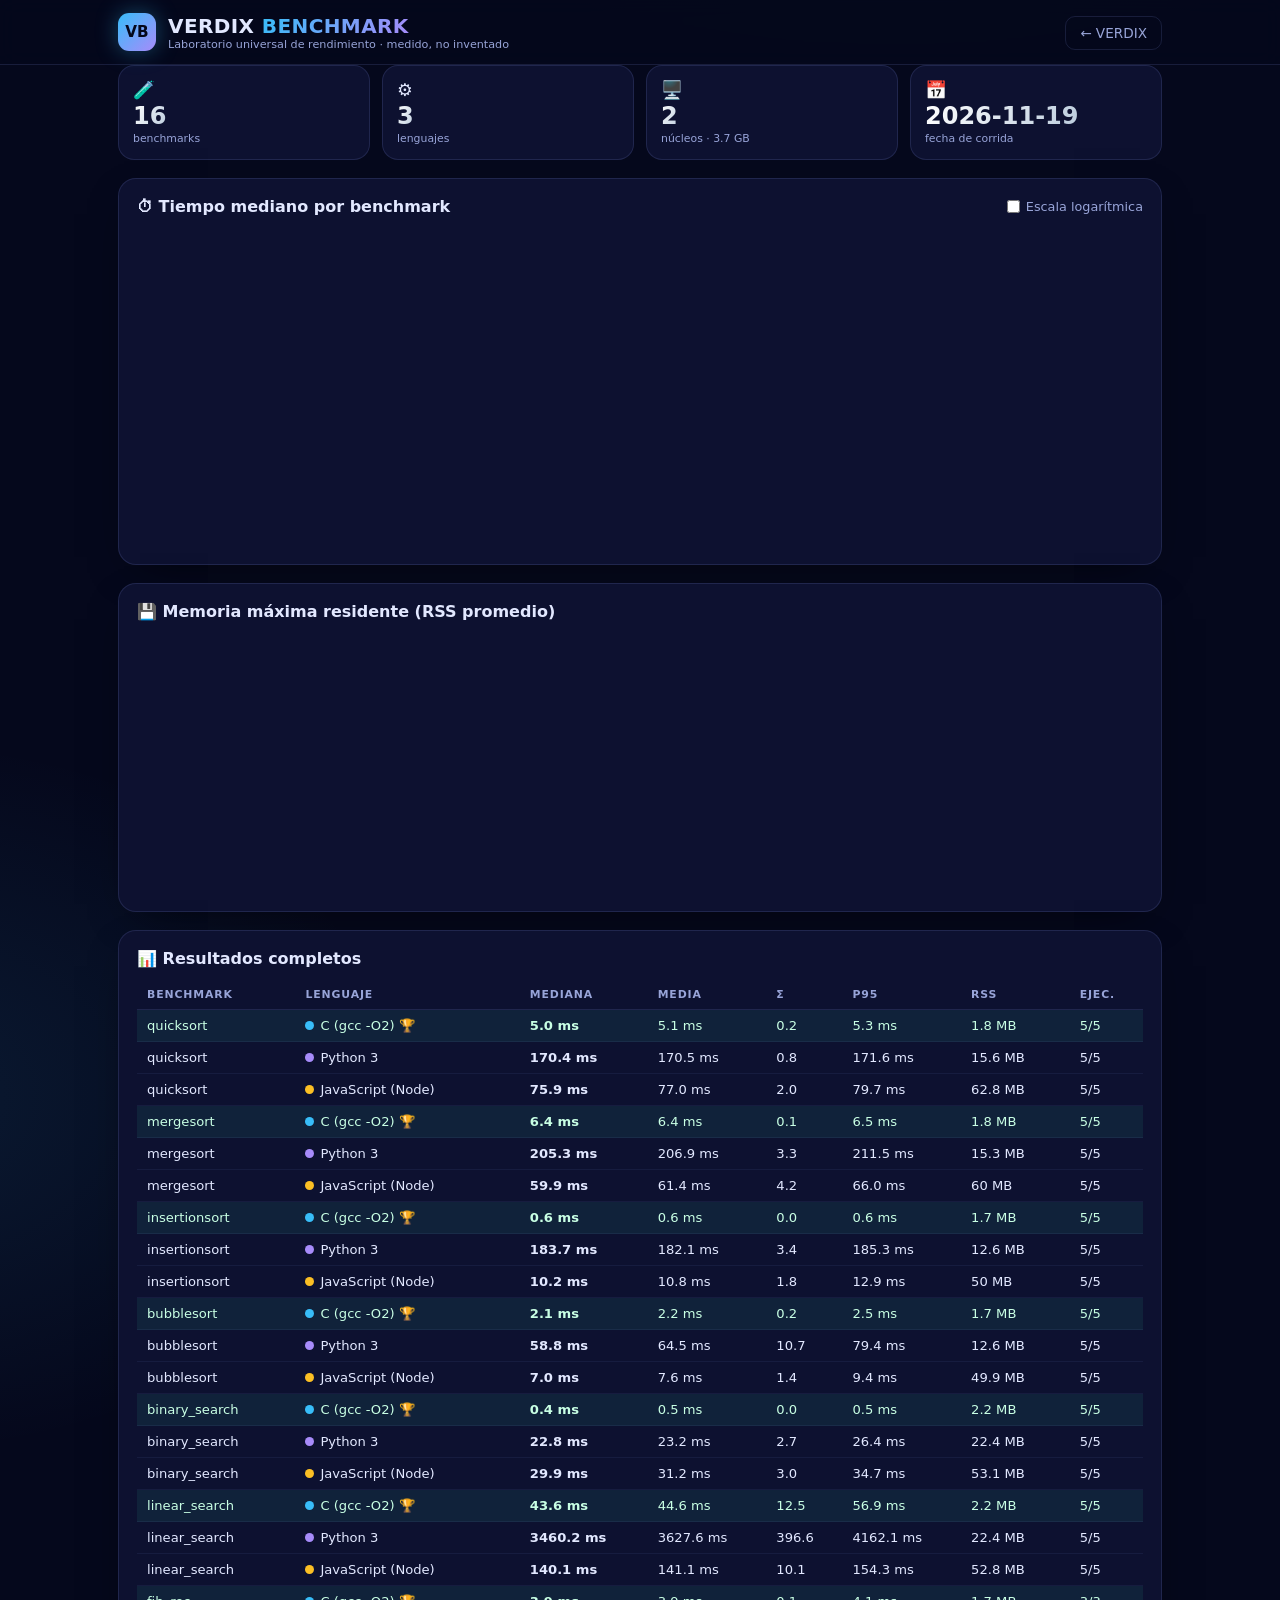
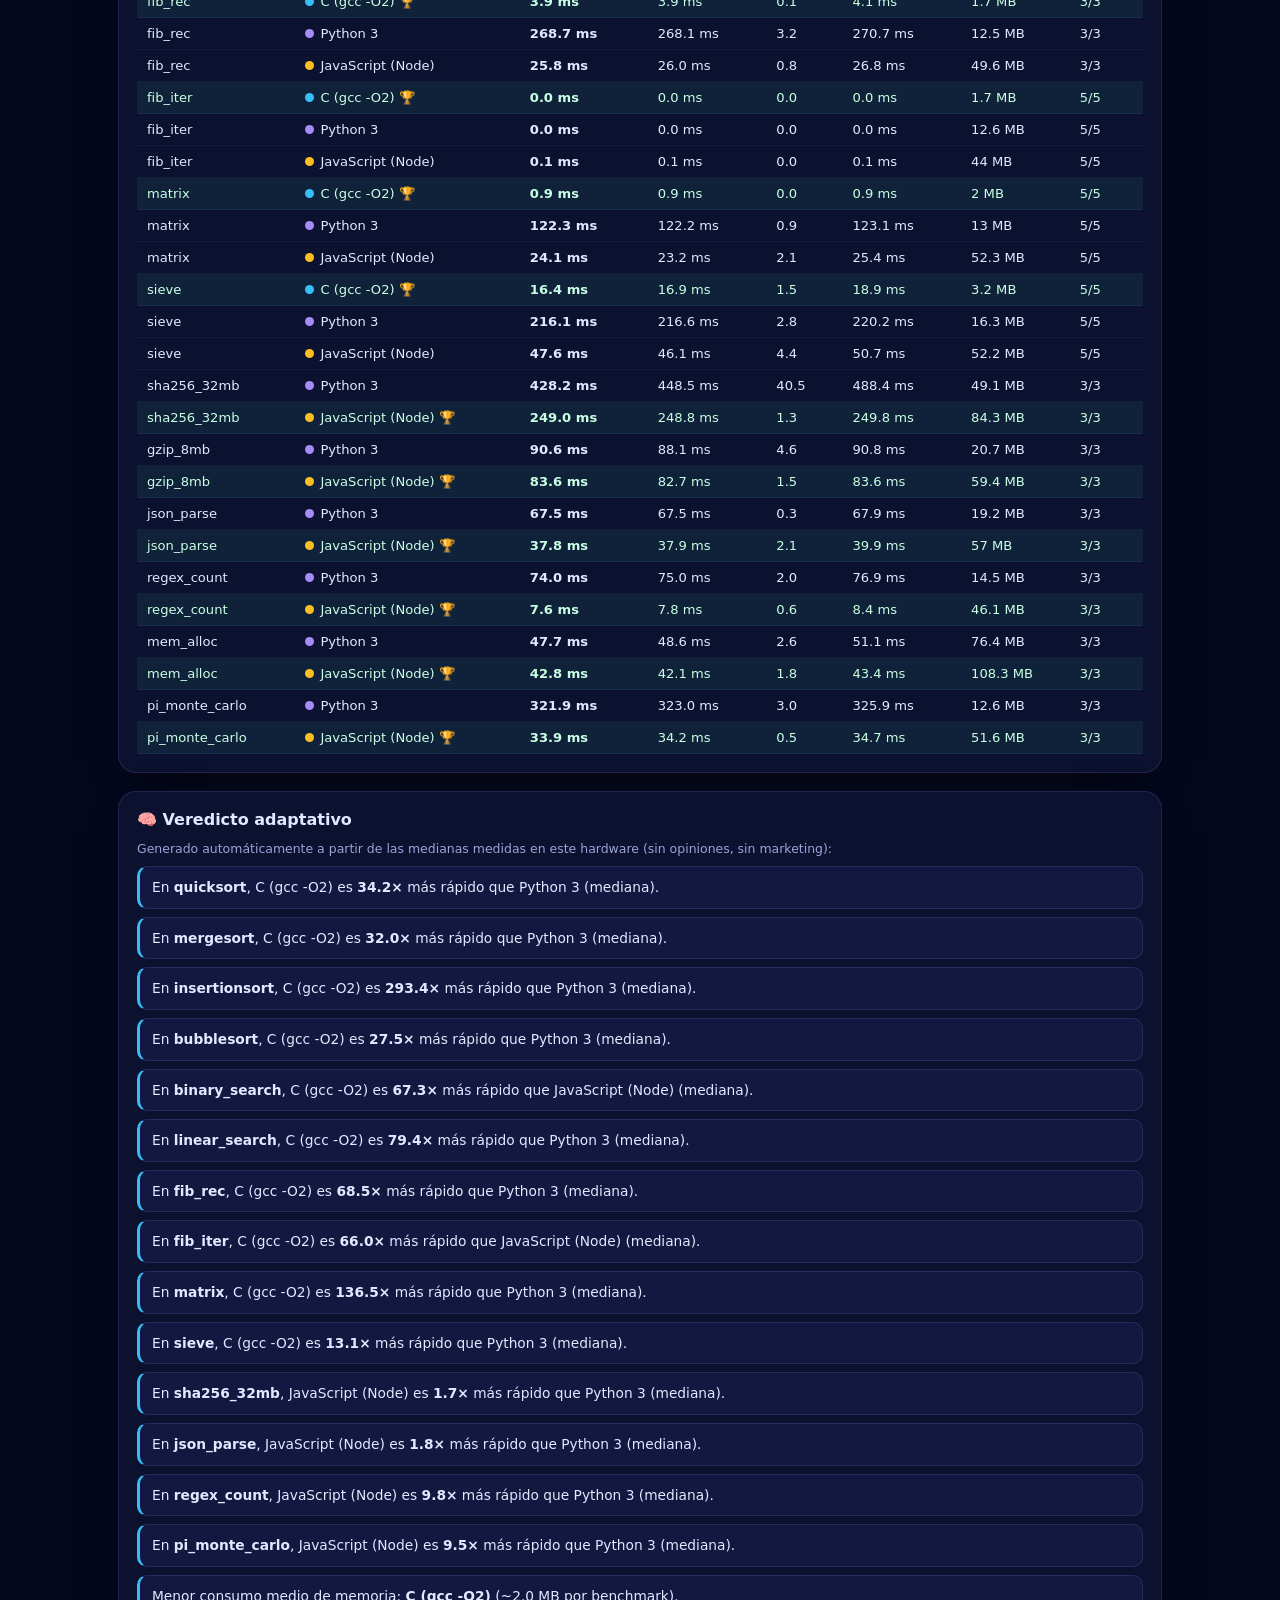
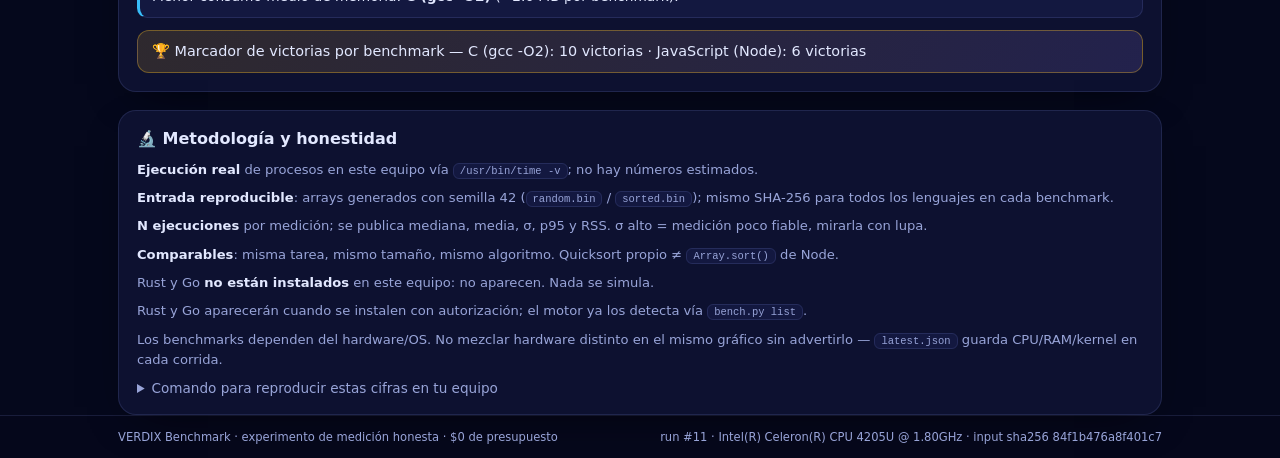
<file: web/benchmark/index.html>
<!DOCTYPE html>
<html lang="es">
<head>
<meta charset="UTF-8">
<meta name="viewport" content="width=device-width, initial-scale=1, maximum-scale=1">
<meta name="theme-color" content="#05081c">
<title>VERDIX Benchmark · Laboratorio Universal de Rendimiento</title>
<meta name="description" content="Benchmarks reales medidos en hardware local: C, Python y JavaScript comparados con mediana, desviación y memoria máxima residente.">
<link rel="icon" href="../icon-192.png" onerror="this.style.display='none'">
<link rel="stylesheet" href="style.css">
</head>
<body>

<header>
  <div class="wrap head-row">
    <div class="brand">
      <div class="logo">VB</div>
      <div>
        <h1>VERDIX <span class="grad">BENCHMARK</span></h1>
        <p class="tag">Laboratorio universal de rendimiento · medido, no inventado</p>
      </div>
    </div>
    <nav>
      <a href="../index.html" class="ghost">← VERDIX</a>
    </nav>
  </div>
</header>

<main class="wrap">

  <section class="kpis" id="kpis"></section>

  <section class="panel">
    <div class="panel-head">
      <h2>⏱ Tiempo mediano por benchmark</h2>
      <label class="switch"><input type="checkbox" id="logScale"> Escala logarítmica</label>
    </div>
    <div class="chart-box"><canvas id="timeChart"></canvas></div>
  </section>

  <section class="panel">
    <h2>💾 Memoria máxima residente (RSS promedio)</h2>
    <div class="chart-box small"><canvas id="memChart"></canvas></div>
  </section>

  <section class="panel">
    <h2>📊 Resultados completos</h2>
    <div class="table-scroll"><table id="resTable">
      <thead><tr><th>Benchmark</th><th>Lenguaje</th><th>Mediana</th><th>Media</th><th>σ</th><th>P95</th><th>RSS</th><th>Ejec.</th></tr></thead>
      <tbody></tbody>
    </table></div>
  </section>

  <section class="panel verdict">
    <h2>🧠 Veredicto adaptativo</h2>
    <p class="note">Generado automáticamente a partir de las medianas medidas en este hardware (sin opiniones, sin marketing):</p>
    <ul id="verdictList"></ul>
    <div id="winnerLine"></div>
  </section>

  <section class="panel method">
    <h2>🔬 Metodología y honestidad</h2>
    <ul>
      <li><b>Ejecución real</b> de procesos en este equipo vía <code>/usr/bin/time -v</code>; no hay números estimados.</li>
      <li><b>Entrada reproducible</b>: arrays generados con semilla 42 (<code>random.bin</code> / <code>sorted.bin</code>); mismo SHA-256 para todos los lenguajes en cada benchmark.</li>
      <li><b>N ejecuciones</b> por medición; se publica mediana, media, σ, p95 y RSS. σ alto = medición poco fiable, mirarla con lupa.</li>
      <li><b>Comparables</b>: misma tarea, mismo tamaño, mismo algoritmo. Quicksort propio ≠ <code>Array.sort()</code> de Node.</li>
      <li>Rust y Go <b>no están instalados</b> en este equipo: no aparecen. Nada se simula.</li>
      <li>Rust y Go aparecerán cuando se instalen con autorización; el motor ya los detecta vía <code>bench.py list</code>.</li>
      <li>Los benchmarks dependen del hardware/OS. No mezclar hardware distinto en el mismo gráfico sin advertirlo — <code>latest.json</code> guarda CPU/RAM/kernel en cada corrida.</li>
    </ul>
    <details>
      <summary>Comando para reproducir estas cifras en tu equipo</summary>
      <pre>git clone &lt;repo-verdix-ecosystem&gt;
cd verdix-benchmark
python3 bench.py list
python3 bench.py hardware
python3 bench.py run        # ~80 s en un Celeron 4205U
python3 bench.py report</pre>
    </details>
  </section>

</main>

<footer>
  <div class="wrap foot-row">
    <span>VERDIX Benchmark · experimento de medición honesta · $0 de presupuesto</span>
    <span id="runId"></span>
  </div>
</footer>

<script src="chart.umd.min.js"></script>
<script src="results-data.js"></script>
<script src="bench.js"></script>
</body>
</html>
</file>
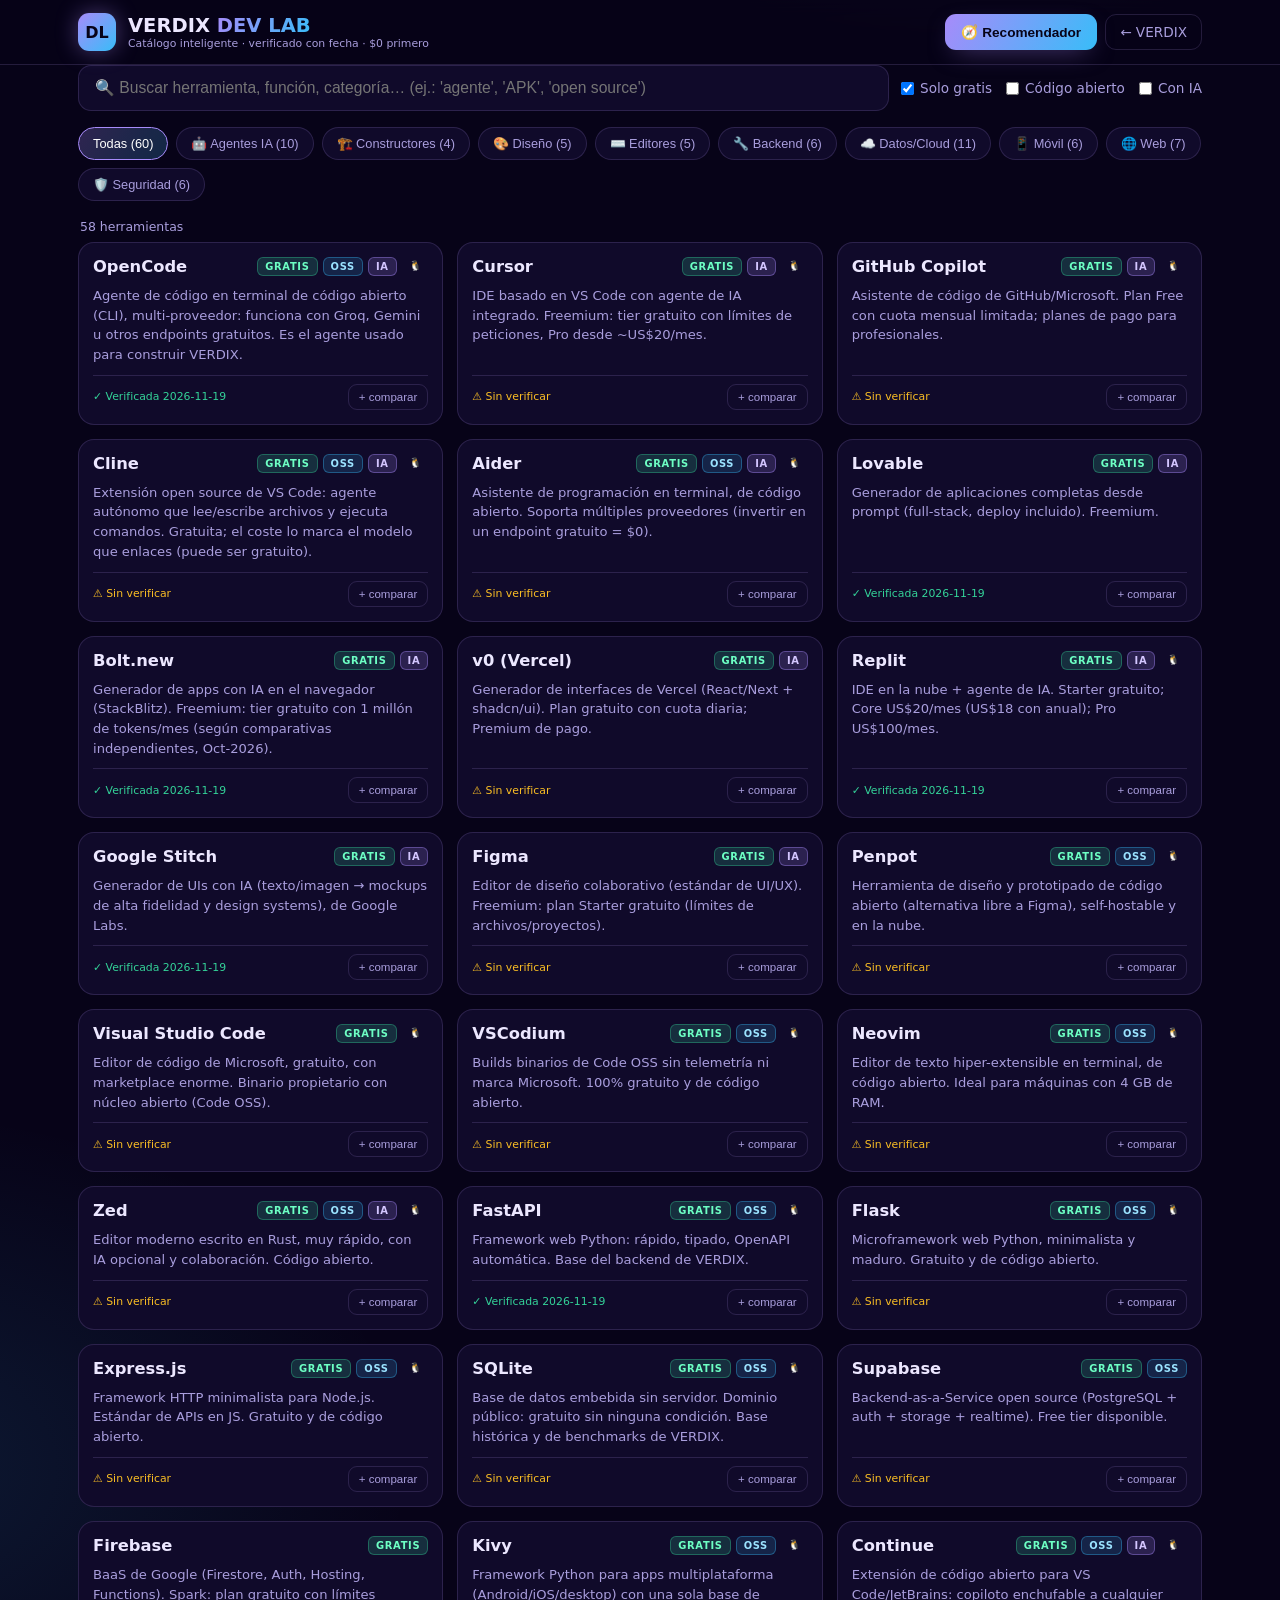
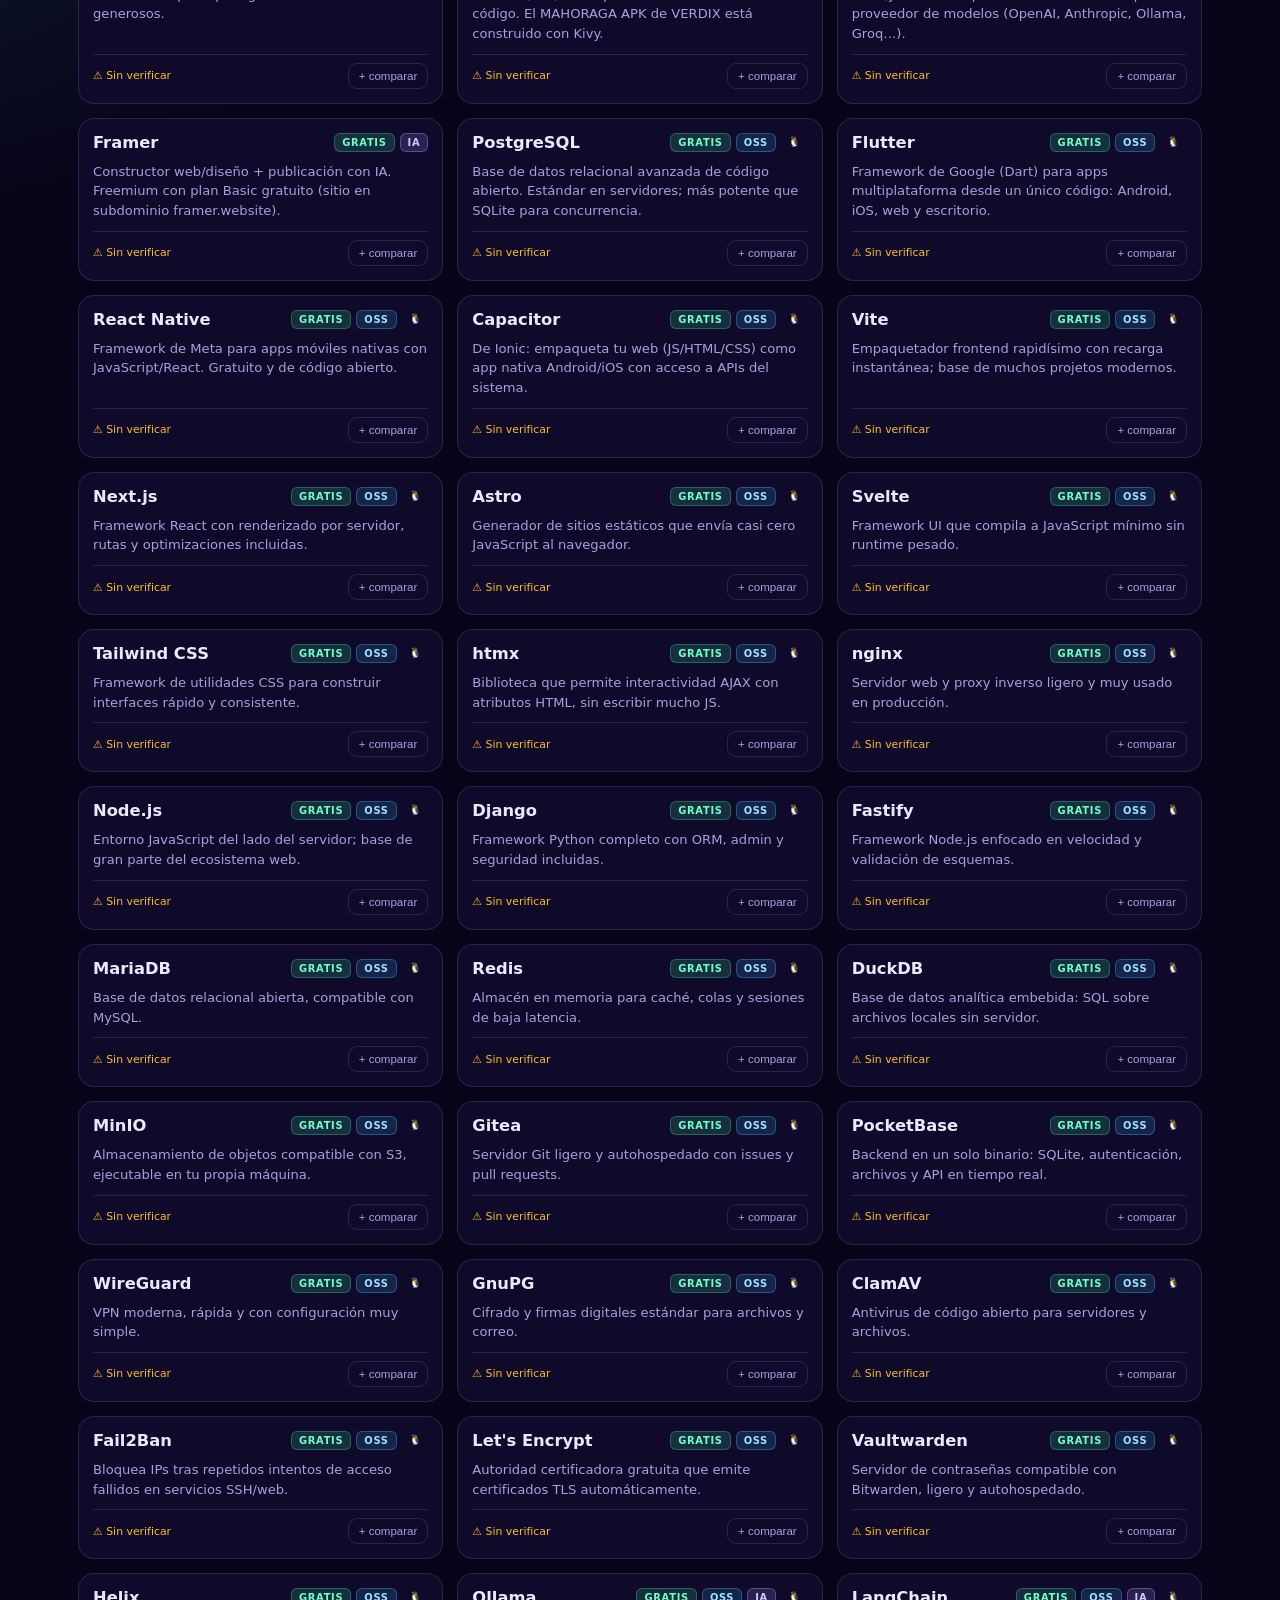
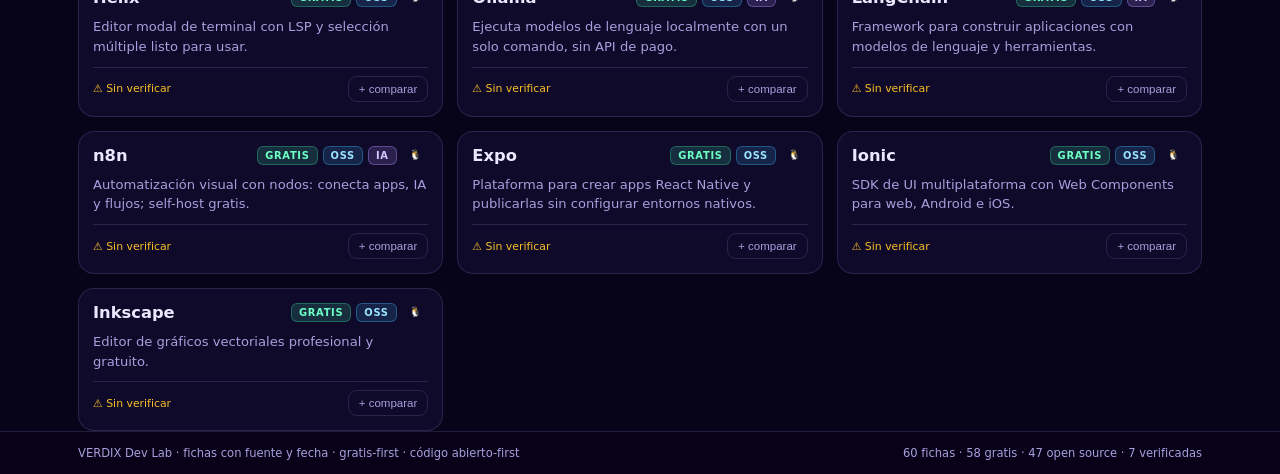
<file: web/devlab/index.html>
<!DOCTYPE html>
<html lang="es">
<head>
<meta charset="UTF-8">
<meta name="viewport" content="width=device-width, initial-scale=1, maximum-scale=1">
<meta name="theme-color" content="#070318">
<title>VERDIX Dev Lab · Catálogo inteligente de herramientas para desarrolladores</title>
<meta name="description" content="Fichas verificadas de herramientas de desarrollo: agentes de IA, constructores, editores, diseño y backend. Búsqueda, comparación y recomendador. Gratuito y open source primero.">
<link rel="stylesheet" href="style.css">
</head>
<body>

<header>
  <div class="wrap head-row">
    <div class="brand">
      <div class="logo">DL</div>
      <div>
        <h1>VERDIX <span class="grad">DEV LAB</span></h1>
        <p class="tag">Catálogo inteligente · verificado con fecha · $0 primero</p>
      </div>
    </div>
    <nav class="head-actions">
      <button id="openWizard" class="primary-btn">🧭 Recomendador</button>
      <a href="../index.html" class="ghost">← VERDIX</a>
    </nav>
  </div>
</header>

<main class="wrap">

  <section class="searchbar">
    <input id="q" type="text" placeholder="🔍 Buscar herramienta, función, categoría… (ej.: 'agente', 'APK', 'open source')" autocomplete="off">
    <div class="toggles">
      <label><input type="checkbox" id="onlyFree" checked> Solo gratis</label>
      <label><input type="checkbox" id="onlyOSS"> Código abierto</label>
      <label><input type="checkbox" id="onlyAI"> Con IA</label>
    </div>
  </section>

  <div class="chips" id="catChips"></div>

  <section class="grid-wrap">
    <div id="resultCount" class="result-count"></div>
    <div id="cardGrid" class="card-grid"></div>
    <div id="emptyState" class="empty hidden">Nada coincide. Prueba con otros filtros — nada se esconde.</div>
  </section>

</main>

<!-- Barra de comparación -->
<div id="compareBar" class="compare-bar hidden">
  <div class="wrap compare-inner">
    <span id="compareCount"></span>
    <div>
      <button id="doCompare" class="primary-btn">⚖️ Comparar</button>
      <button id="clearCompare" class="ghost">Vaciar</button>
    </div>
  </div>
</div>

<!-- Modal: ficha completa -->
<div id="modal" class="modal hidden" role="dialog" aria-modal="true">
  <div class="modal-box">
    <button id="modalClose" class="modal-close" aria-label="Cerrar">✕</button>
    <div id="modalContent"></div>
  </div>
</div>

<!-- Modal: comparación -->
<div id="compareModal" class="modal hidden" role="dialog" aria-modal="true">
  <div class="modal-box wide">
    <button id="compareClose" class="modal-close" aria-label="Cerrar">✕</button>
    <h2 class="modal-title">⚖️ Comparación lado a lado</h2>
    <div class="compare-scroll"><table id="compareTable"></table></div>
  </div>
</div>

<!-- Modal: recomendador -->
<div id="wizardModal" class="modal hidden" role="dialog" aria-modal="true">
  <div class="modal-box">
    <button id="wizardClose" class="modal-close" aria-label="Cerrar">✕</button>
    <h2 class="modal-title">🧭 Recomendador VERDIX</h2>
    <p class="note">3 preguntas. Prioriza opciones gratis. Sin venderte nada.</p>
    <form id="wizardForm">
      <fieldset>
        <legend>1) ¿Qué vas a construir?</legend>
        <label><input type="radio" name="goal" value="web"> Web / frontend</label>
        <label><input type="radio" name="goal" value="movil"> App móvil / APK</label>
        <label><input type="radio" name="goal" value="backend"> API / backend</label>
        <label><input type="radio" name="goal" value="agente"> Agente / automatización con IA</label>
        <label><input type="radio" name="goal" value="diseño"> Diseño / UI / prototipos</label>
        <label><input type="radio" name="goal" value="editor"> Terminal / editor rápido</label>
      </fieldset>
      <fieldset>
        <legend>2) Presupuesto</legend>
        <label><input type="radio" name="budget" value="zero" checked> $0 estricto (sin tarjeta)</label>
        <label><input type="radio" name="budget" value="free"> Freemium vale (siempre hay tier gratis)</label>
        <label><input type="radio" name="budget" value="paid"> Puedo pagar algo</label>
      </fieldset>
      <fieldset>
        <legend>3) Tu máquina</legend>
        <label><input type="radio" name="hw" value="low" checked> Justa (≤4 GB RAM, HDD)</label>
        <label><input type="radio" name="hw" value="normal"> Normal (8-16 GB)</label>
        <label><input type="radio" name="hw" value="high"> Potente</label>
      </fieldset>
      <button type="submit" class="primary-btn big">Ver recomendaciones →</button>
    </form>
    <div id="wizardResult" class="hidden"></div>
  </div>
</div>

<footer>
  <div class="wrap foot-row">
    <span>VERDIX Dev Lab · fichas con fuente y fecha · gratis-first · código abierto-first</span>
    <span id="statsLine"></span>
  </div>
</footer>

<script src="devlab.js"></script>
</body>
</html>
</file>
<file: web/benchmark/style.css>
/* VERDIX BENCHMARK — identidad visual VERDIX: oscuro, azul/violeta, legible */
:root{
  --bg:#05081c; --panel:#0d1130; --panel-2:#131840;
  --line:rgba(148,163,255,.14);
  --text:#e2e8ff; --muted:#98a4d8;
  --accent:#38bdf8; --accent-2:#a78bfa; --gold:#fbbf24; --good:#34d399;
}
*{box-sizing:border-box;margin:0;padding:0}
html{scroll-behavior:smooth}
body{background:radial-gradient(1200px 700px at 70% -10%,rgba(167,139,250,.14),transparent 60%),radial-gradient(900px 600px at -10% 30%,rgba(56,189,248,.10),transparent 60%),var(--bg);
  color:var(--text);font-family:'Space Grotesk','Segoe UI',system-ui,sans-serif;min-height:100vh}
.wrap{max-width:1080px;margin:0 auto;padding:0 18px}
header{position:sticky;top:0;z-index:20;background:rgba(5,8,28,.78);backdrop-filter:blur(10px);border-bottom:1px solid var(--line)}
.head-row{display:flex;align-items:center;justify-content:space-between;height:64px}
.brand{display:flex;align-items:center;gap:12px}
.logo{width:38px;height:38px;border-radius:11px;background:linear-gradient(135deg,var(--accent),var(--accent-2));display:flex;align-items:center;justify-content:center;font-weight:900;color:#05081c;font-size:.95rem;box-shadow:0 0 22px rgba(56,189,248,.35)}
h1{font-size:1.25rem;letter-spacing:.02em}
.grad{background:linear-gradient(120deg,var(--accent),var(--accent-2));-webkit-background-clip:text;background-clip:text;color:transparent}
.tag{color:var(--muted);font-size:.7rem}
nav a.ghost{color:var(--muted);text-decoration:none;font-size:.85rem;border:1px solid var(--line);padding:8px 14px;border-radius:10px;transition:.2s}
nav a.ghost:hover{color:var(--accent);border-color:var(--accent)}
main{padding:22px 0 40px;display:flex;flex-direction:column;gap:18px}
.kpis{display:grid;grid-template-columns:repeat(4,1fr);gap:12px}
.kpi{background:var(--panel);border:1px solid var(--line);border-radius:16px;padding:14px;display:flex;flex-direction:column;align-items:flex-start;gap:2px}
.kpi-icon{font-size:1.1rem}
.kpi-num{font-size:1.5rem;font-weight:800;background:linear-gradient(120deg,#fff,#bcd);-webkit-background-clip:text;background-clip:text;color:transparent}
.kpi-label{color:var(--muted);font-size:.68rem}
.panel{background:var(--panel);border:1px solid var(--line);border-radius:18px;padding:18px;box-shadow:0 14px 44px -22px rgba(0,0,0,.8)}
.panel h2{font-size:1rem;margin-bottom:12px}
.panel-head{display:flex;justify-content:space-between;align-items:center;gap:12px;margin-bottom:10px}
.panel-head h2{margin-bottom:0}
.chart-box{position:relative;height:320px}
.chart-box.small{height:260px}
.switch{color:var(--muted);font-size:.8rem;display:flex;align-items:center;gap:6px;cursor:pointer}
.table-scroll{overflow-x:auto}
table{width:100%;border-collapse:collapse;font-size:.82rem;min-width:640px}
th{text-align:left;color:var(--muted);font-size:.68rem;letter-spacing:.08em;text-transform:uppercase;padding:8px 10px;border-bottom:1px solid var(--line)}
td{padding:8px 10px;border-bottom:1px solid rgba(148,163,255,.07)}
tr.winner td{background:rgba(52,211,153,.09);color:#c8ffe4}
.dot{display:inline-block;width:9px;height:9px;border-radius:50%;margin-right:6px}
.verdict .note{color:var(--muted);font-size:.78rem;margin-bottom:10px}
#verdictList{list-style:none;display:flex;flex-direction:column;gap:8px}
#verdictList li{background:var(--panel-2);border:1px solid var(--line);border-left:3px solid var(--accent);border-radius:10px;padding:10px 12px;font-size:.86rem;line-height:1.5}
.winline{margin-top:12px;padding:12px 14px;border-radius:12px;background:linear-gradient(120deg,rgba(251,191,36,.14),rgba(167,139,250,.14));border:1px solid rgba(251,191,36,.35);font-size:.9rem}
.method ul{list-style:none;display:flex;flex-direction:column;gap:8px;color:var(--muted);font-size:.82rem;line-height:1.55}
.method b{color:var(--text)}
code,pre{font-family:ui-monospace,Menlo,monospace;background:var(--panel-2);border:1px solid var(--line);border-radius:6px;padding:1px 6px;font-size:.8em}
pre{padding:12px;overflow-x:auto;margin-top:8px}
details{margin-top:10px;color:var(--muted);font-size:.85rem}
footer{border-top:1px solid var(--line);background:rgba(5,8,28,.6)}
.foot-row{display:flex;justify-content:space-between;gap:12px;padding:14px 18px;color:var(--muted);font-size:.72rem;flex-wrap:wrap}
@media(max-width:760px){.kpis{grid-template-columns:repeat(2,1fr)}.chart-box{height:240px}.head-row{height:auto;padding:12px 0;flex-wrap:wrap;gap:10px}}
</file>
<file: web/devlab/style.css>
/* VERDIX DEV LAB — identidad oscuro + violeta/azul */
:root{
  --bg:#070318; --panel:#100a2a; --panel-2:#181040;
  --line:rgba(190,160,255,.16);
  --text:#ece7ff; --muted:#a99edd;
  --accent:#a78bfa; --accent-2:#38bdf8; --good:#34d399; --warn:#fbbf24; --danger:#ff6b8a;
}
*{box-sizing:border-box;margin:0;padding:0}
body{background:radial-gradient(1100px 700px at 75% -10%,rgba(167,139,250,.18),transparent 60%),radial-gradient(900px 600px at -10% 40%,rgba(56,189,248,.12),transparent 60%),var(--bg);
  color:var(--text);font-family:'Space Grotesk','Segoe UI',system-ui,sans-serif;min-height:100vh}
.wrap{max-width:1160px;margin:0 auto;padding:0 18px}
header{position:sticky;top:0;z-index:20;background:rgba(7,3,24,.78);backdrop-filter:blur(10px);border-bottom:1px solid var(--line)}
.head-row{display:flex;align-items:center;justify-content:space-between;height:64px;gap:10px}
.brand{display:flex;align-items:center;gap:12px}
.logo{width:38px;height:38px;border-radius:11px;background:linear-gradient(135deg,var(--accent),var(--accent-2));display:flex;align-items:center;justify-content:center;font-weight:900;color:#070318;box-shadow:0 0 22px rgba(167,139,250,.4)}
h1{font-size:1.22rem}
.grad{background:linear-gradient(120deg,var(--accent),var(--accent-2));-webkit-background-clip:text;background-clip:text;color:transparent}
.tag{color:var(--muted);font-size:.68rem}
.head-actions{display:flex;align-items:center;gap:8px}
.primary-btn{background:linear-gradient(120deg,var(--accent),var(--accent-2));border:none;color:#070318;font-weight:800;padding:10px 16px;border-radius:11px;cursor:pointer;font-size:.85rem;box-shadow:0 8px 26px -10px rgba(167,139,250,.5)}
.primary-btn.big{width:100%;padding:13px}
.primary-btn:hover{filter:brightness(1.08)}
.ghost{color:var(--muted);text-decoration:none;font-size:.85rem;border:1px solid var(--line);padding:9px 14px;border-radius:11px;background:transparent;cursor:pointer}
.ghost:hover{color:var(--accent);border-color:var(--accent)}
main{padding:20px 0 40px;display:flex;flex-direction:column;gap:16px}
.searchbar{display:flex;gap:12px;align-items:center;flex-wrap:wrap}
#q{flex:1;min-width:260px;background:var(--panel);border:1px solid var(--line);border-radius:13px;padding:13px 16px;color:var(--text);font-size:.98rem;outline:none}
#q:focus{border-color:var(--accent);box-shadow:0 0 0 3px rgba(167,139,250,.18)}
.toggles{display:flex;gap:14px;color:var(--muted);font-size:.85rem;flex-wrap:wrap}
.toggles label{display:flex;gap:6px;align-items:center;cursor:pointer}
.chips{display:flex;gap:8px;flex-wrap:wrap}
.chip{background:var(--panel);border:1px solid var(--line);color:var(--muted);border-radius:999px;padding:8px 14px;font-size:.8rem;cursor:pointer;transition:.15s}
.chip:hover{color:var(--text);border-color:var(--accent)}
.chip.active{background:linear-gradient(120deg,rgba(167,139,250,.25),rgba(56,189,248,.2));color:#fff;border-color:var(--accent)}
.result-count{color:var(--muted);font-size:.78rem;margin:2px 2px 8px}
.card-grid{display:grid;grid-template-columns:repeat(auto-fill,minmax(300px,1fr));gap:14px}
.card{background:var(--panel);border:1px solid var(--line);border-radius:16px;padding:14px;display:flex;flex-direction:column;gap:10px;cursor:pointer;transition:transform .18s,border-color .2s,box-shadow .2s}
.card:hover{transform:translateY(-3px);border-color:var(--accent);box-shadow:0 14px 40px -18px rgba(167,139,250,.45)}
.card-top{display:flex;justify-content:space-between;gap:10px;align-items:flex-start}
h3{font-size:1.02rem}
.badges{display:flex;gap:5px;flex-wrap:wrap}
.badge{font-size:.62rem;font-weight:800;letter-spacing:.07em;padding:3px 7px;border-radius:6px}
.badge.free{background:rgba(52,211,153,.18);color:#6dffc4;border:1px solid rgba(52,211,153,.35)}
.badge.paid{background:rgba(255,107,138,.15);color:#ffb3c2;border:1px solid rgba(255,107,138,.3)}
.badge.oss{background:rgba(56,189,248,.15);color:#9be3ff;border:1px solid rgba(56,189,248,.35)}
.badge.ai{background:rgba(167,139,250,.18);color:#d4c6ff;border:1px solid rgba(167,139,250,.4)}
.card-desc{color:var(--muted);font-size:.82rem;line-height:1.5;flex:1}
.card-foot{display:flex;justify-content:space-between;align-items:center;gap:8px;border-top:1px solid var(--line);padding-top:8px}
.stale{font-size:.68rem}
.stale.ok{color:var(--good)}
.stale.warn{color:var(--warn)}
.compare-toggle{background:transparent;border:1px solid var(--line);color:var(--muted);border-radius:9px;padding:6px 10px;font-size:.72rem;cursor:pointer}
.compare-toggle.on{background:rgba(167,139,250,.2);color:#e3d9ff;border-color:var(--accent)}
.empty{color:var(--muted);padding:40px;text-align:center;border:1px dashed var(--line);border-radius:16px}
.hidden{display:none !important}
.compare-bar{position:fixed;bottom:0;left:0;right:0;z-index:30;background:rgba(16,10,42,.92);backdrop-filter:blur(12px);border-top:1px solid var(--accent);padding:10px 0}
.compare-inner{display:flex;justify-content:space-between;align-items:center;gap:12px}
.modal{position:fixed;inset:0;z-index:40;background:rgba(3,1,14,.72);backdrop-filter:blur(6px);display:flex;align-items:flex-start;justify-content:center;overflow-y:auto;padding:5vh 14px}
.modal-box{background:var(--panel);border:1px solid var(--accent);border-radius:18px;max-width:720px;width:100%;padding:24px;position:relative;box-shadow:0 30px 80px -20px rgba(0,0,0,.8)}
.modal-box.wide{max-width:1000px}
.modal-close{position:absolute;top:12px;right:12px;background:transparent;border:1px solid var(--line);color:var(--muted);width:34px;height:34px;border-radius:10px;cursor:pointer;font-size:1rem}
.modal-close:hover{color:#fff;border-color:var(--accent)}
.modal-title{font-size:1.35rem;margin-bottom:12px;display:flex;gap:12px;align-items:center;flex-wrap:wrap}
.ficha-desc{color:var(--muted);line-height:1.6;margin:10px 0 14px}
.ficha-grid{display:grid;grid-template-columns:150px 1fr;gap:8px 14px;font-size:.85rem;border:1px solid var(--line);border-radius:12px;padding:14px;margin-bottom:14px}
.ficha-grid dt{color:var(--muted)}
.ficha-grid dd a{color:var(--accent-2);word-break:break-all}
.ficha-cols{display:grid;grid-template-columns:1fr 1fr;gap:14px;margin-bottom:12px}
.ficha-cols h4{font-size:.8rem;color:var(--muted);margin-bottom:6px}
.ficha-cols ul{padding-left:18px;font-size:.85rem;line-height:1.6}
.alt-line{color:var(--muted);font-size:.82rem;border-top:1px solid var(--line);padding-top:10px}
.alt-link{background:transparent;border:1px solid var(--line);color:var(--accent-2);border-radius:8px;padding:3px 8px;cursor:pointer;margin:2px;font-size:.78rem}
.alt-link:hover{border-color:var(--accent-2)}
.compare-scroll{overflow-x:auto}
#compareTable{border-collapse:collapse;min-width:600px;width:100%;font-size:.82rem}
#compareTable th,#compareTable td{border:1px solid var(--line);padding:9px 11px;vertical-align:top;text-align:left}
#compareTable thead th{background:var(--panel-2);font-size:.95rem}
#compareTable tbody th{color:var(--muted);font-size:.68rem;text-transform:uppercase;letter-spacing:.06em;background:rgba(167,139,250,.05);white-space:nowrap}
fieldset{border:1px solid var(--line);border-radius:12px;padding:12px 14px;margin-bottom:12px}
legend{color:var(--muted);font-size:.78rem;padding:0 6px}
fieldset label{display:flex;gap:8px;align-items:center;padding:5px 4px;font-size:.88rem;cursor:pointer}
.note{color:var(--muted);font-size:.78rem;margin:6px 0 12px;line-height:1.5}
.reco-list{list-style:none;display:flex;flex-direction:column;gap:8px;margin-bottom:12px}
.reco-item{display:flex;align-items:center;gap:12px;width:100%;text-align:left;background:var(--panel-2);border:1px solid var(--line);border-radius:12px;padding:11px 14px;color:var(--text);cursor:pointer}
.reco-item:hover{border-color:var(--accent)}
.reco-item b{flex:1}
.reco-item small{color:var(--muted);font-size:.72rem}
.reco-score{background:rgba(52,211,153,.15);color:#6dffc4;border-radius:8px;padding:4px 9px;font-size:.75rem;font-weight:800}
footer{border-top:1px solid var(--line);background:rgba(7,3,24,.6)}
.foot-row{display:flex;justify-content:space-between;gap:12px;padding:14px 18px;color:var(--muted);font-size:.72rem;flex-wrap:wrap}
@media(max-width:720px){.ficha-cols{grid-template-columns:1fr}.ficha-grid{grid-template-columns:1fr}.head-row{height:auto;padding:12px 0;flex-wrap:wrap}.card-grid{grid-template-columns:1fr}}
</file>
